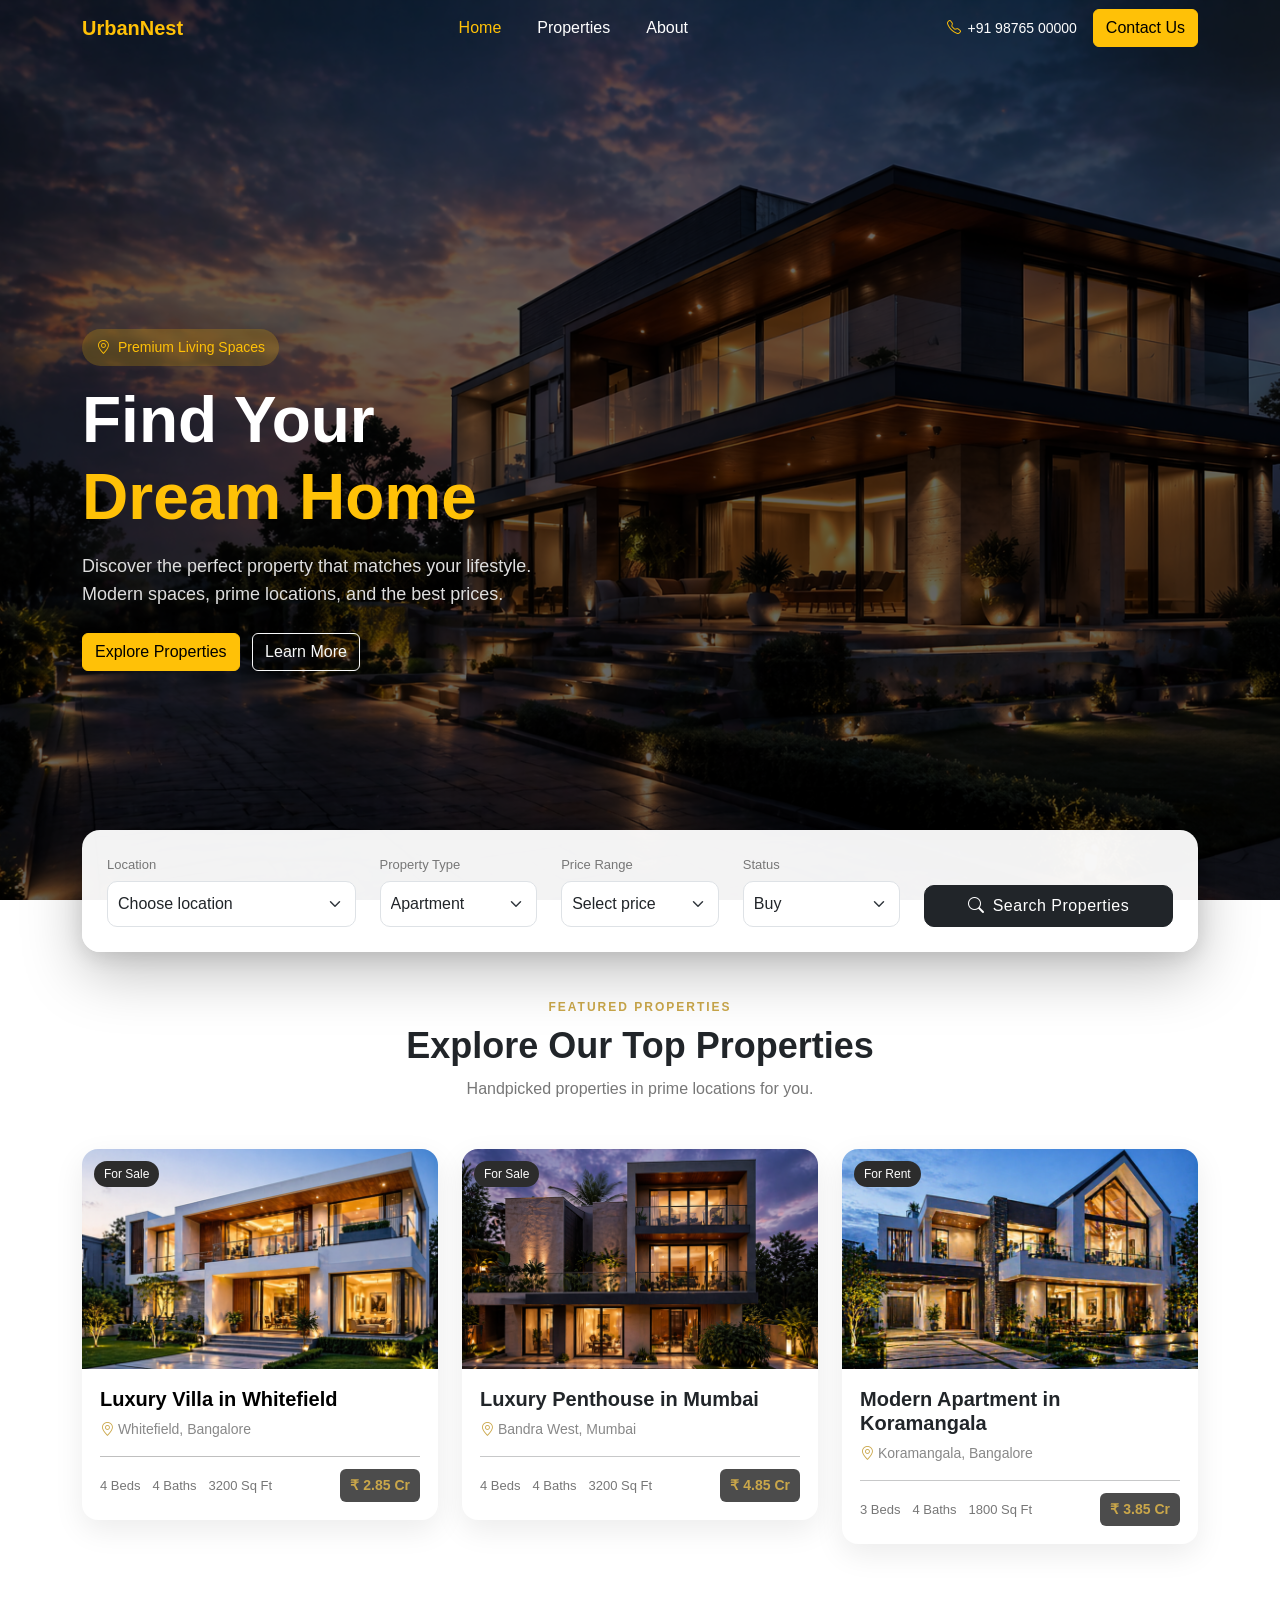
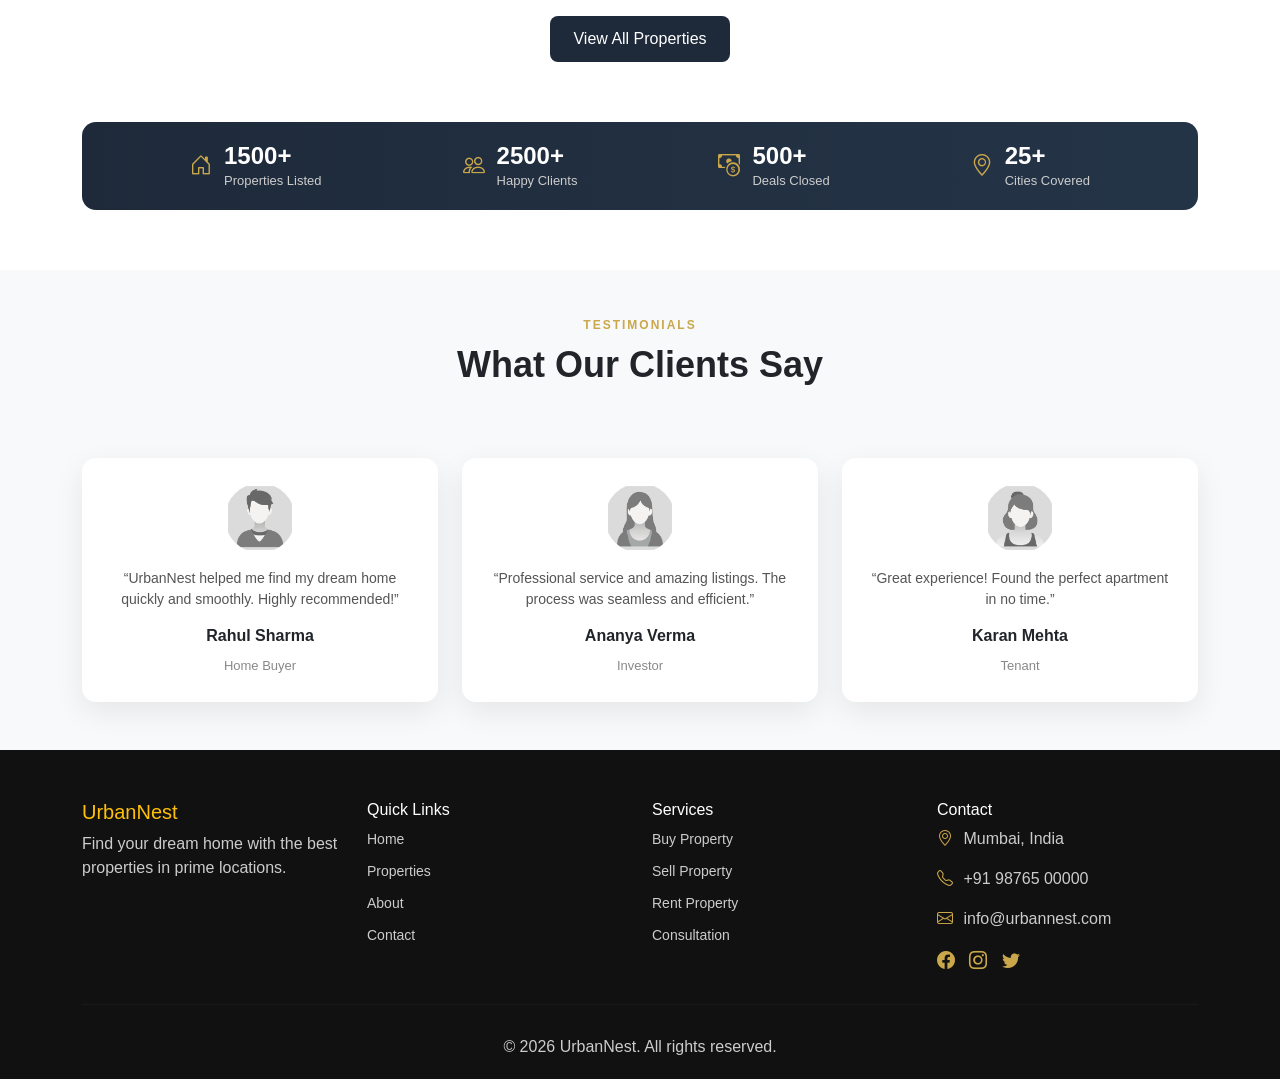
<file: index.html>
<!DOCTYPE html>
<html lang="en">

<head>
  <meta charset="UTF-8">
  <meta name="viewport" content="width=device-width, initial-scale=1.0">
  <title>UrbanNest</title>

  <!-- Bootstrap CSS -->
  <link href="https://cdn.jsdelivr.net/npm/bootstrap@5.3.0/dist/css/bootstrap.min.css" rel="stylesheet">

  <!-- Bootstrap Icons -->
  <link rel="stylesheet" href="https://cdn.jsdelivr.net/npm/bootstrap-icons@1.10.5/font/bootstrap-icons.css">

  <!-- Custom CSS -->
  <link rel="stylesheet" href="assets/css/style.css">
</head>

<body>
  <!-- Nav Bar -->
  <nav class="navbar navbar-expand-lg navbar-dark position-absolute w-100">
    <div class="container">

      <!-- Logo -->
      <a class="navbar-brand fw-bold text-warning" href="#">
        UrbanNest
      </a>

      <!-- Toggle -->
      <button class="navbar-toggler" data-bs-toggle="collapse" data-bs-target="#navMenu">
        <span class="navbar-toggler-icon"></span>
      </button>

      <!-- Menu -->
      <div class="collapse navbar-collapse" id="navMenu">

        <ul class="navbar-nav mx-auto">
          <li class="nav-item">
            <a class="nav-link active text-warning" href="#">Home</a>
          </li>
          <li class="nav-item">
            <a class="nav-link text-white" href="properties.html">Properties</a>
          </li>
          <li class="nav-item">
            <a class="nav-link text-white" href="about.html">About</a>
          </li>
        </ul>

        <!-- Right Button -->
        <div class="d-flex align-items-center gap-3">

          <!-- Phone -->
          <div class="nav-phone">
            <i class="bi bi-telephone"></i>
            +91 98765 00000
          </div>

          <!-- Button -->
          <a href="contact.html" class="btn btn-warning">
            Contact Us
          </a>

        </div>

      </div>

    </div>
  </nav>

  <!-- Hero section -->

  <section class="hero d-flex align-items-center text-white">

    <div class="container">

      <!-- Tag -->
      <div class="hero-badge mb-3">
        <i class="bi bi-geo-alt"></i>
        Premium Living Spaces
      </div>

      <!-- Heading -->
      <h1 class="display-3 fw-bold">
        Find Your <br>
        <span class="text-warning">Dream Home</span>
      </h1>

      <!-- Subtext -->
      <p class="hero-subtitle mt-3">
        Discover the perfect property that matches your lifestyle.<br>
        Modern spaces, prime locations, and the best prices.
      </p>

      <!-- Buttons -->
      <div class="mt-4">
        <a href="properties.html" class="btn btn-warning me-2">Explore Properties</a>
        <a href="about.html" class="btn btn-outline-light">Learn More</a>
      </div>

    </div>

  </section>

  <!-- Search bar -->
  <div class="container search-box">

    <div class="search-wrapper">

      <div class="row g-4">

        <!-- Location -->
        <div class="col-md-3">
          <div class="search-group">
            <label>Location</label>
            <select class="form-select">
              <option>Choose location</option>
            </select>
          </div>
        </div>

        <!-- Property Type -->
        <div class="col-md-2">
          <div class="search-group">
            <label>Property Type</label>
            <select class="form-select">
              <option>Apartment</option>
              <option>Villa</option>
            </select>
          </div>
        </div>

        <!-- Price -->
        <div class="col-md-2">
          <div class="search-group">
            <label>Price Range</label>
            <select class="form-select">
              <option>Select price</option>
            </select>
          </div>
        </div>

        <!-- Status -->
        <div class="col-md-2">
          <div class="search-group">
            <label>Status</label>
            <select class="form-select">
              <option>Buy</option>
              <option>Rent</option>
            </select>
          </div>
        </div>

        <!-- Button -->
        <div class="col-md-3 d-flex align-items-end">
          <button class="btn btn-dark w-100 search-btn">
            <i class="bi bi-search"></i> Search Properties
          </button>
        </div>

      </div>

    </div>

  </div>

  <!-- Featured properties -->

  <section class="properties py-5">

    <div class="container">

      <!-- Section Heading -->
      <div class="text-center mb-5">

        <h6 class="section-subtitle">FEATURED PROPERTIES</h6>

        <h2 class="section-title">
          Explore Our Top Properties
        </h2>

        <p class="section-desc">
          Handpicked properties in prime locations for you.
        </p>

      </div>

      <div class="row g-4">

        <!-- Card 1 -->
        <div class="col-md-4">
          <a href="properties-details/property-details_p1.html">
            <div class="property-card">

              <!-- Image -->
              <div class="property-img">
                <img src="assets/images/p1.png">

                <span class="tag">For Sale</span>
              </div>

              <!-- Content -->
              <div class="property-content">

                <h5>Luxury Villa in Whitefield</h5>

                <p class="location">
                  <i class="bi bi-geo-alt"></i>
                  Whitefield, Bangalore
                </p>

                <hr>

                <div class="property-info">
                  <span>4 Beds</span>
                  <span>4 Baths</span>
                  <span>3200 Sq Ft</span>

                  <span class="price">₹ 2.85 Cr</span>
                </div>

              </div>

            </div>
          </a>
        </div>

        <!-- Card 2 -->
        <div class="col-md-4">
          <div class="property-card">

            <!-- Image -->
            <div class="property-img">
              <img src="assets/images/p4.png">

              <span class="tag">For Sale</span>
            </div>

            <!-- Content -->
            <div class="property-content">

              <h5>Luxury Penthouse in Mumbai</h5>

              <p class="location">
                <i class="bi bi-geo-alt"></i>
                Bandra West, Mumbai
              </p>

              <hr>

              <div class="property-info">
                <span>4 Beds</span>
                <span>4 Baths</span>
                <span>3200 Sq Ft</span>

                <span class="price">₹ 4.85 Cr</span>
              </div>

            </div>

          </div>
        </div>

        <!-- Card 3 -->
        <div class="col-md-4">
          <div class="property-card">

            <!-- Image -->
            <div class="property-img">
              <img src="assets/images/p3.png">

              <span class="tag">For Rent</span>
            </div>

            <!-- Content -->
            <div class="property-content">

              <h5>Modern Apartment in Koramangala</h5>

              <p class="location">
                <i class="bi bi-geo-alt"></i>
                Koramangala, Bangalore
              </p>

              <hr>

              <div class="property-info">
                <span>3 Beds</span>
                <span>4 Baths</span>
                <span>1800 Sq Ft</span>

                <span class="price">₹ 3.85 Cr</span>
              </div>

            </div>

          </div>
        </div>


        <!-- Duplicate this card for more -->

      </div>

    </div>

  </section>

  <div class="text-center mt-4 mb-5">
    <a href="properties.html" class="btn view-all-btn">
      View All Properties
    </a>
  </div>

  <!-- Stats section -->
  <section class="stats-section">

    <div class="container">

      <div class="stats-box">

        <div class="stats-wrapper">

          <!-- 1 -->
          <div class="stat-item">
            <i class="bi bi-house-door"></i>
            <div>
              <h4>1500+</h4>
              <p>Properties Listed</p>
            </div>
          </div>

          <!-- 2 -->
          <div class="stat-item">
            <i class="bi bi-people"></i>
            <div>
              <h4>2500+</h4>
              <p>Happy Clients</p>
            </div>
          </div>

          <!-- 3 -->
          <div class="stat-item">
            <i class="bi bi-cash-coin"></i>
            <div>
              <h4>500+</h4>
              <p>Deals Closed</p>
            </div>
          </div>

          <!-- 4 -->
          <div class="stat-item">
            <i class="bi bi-geo-alt"></i>
            <div>
              <h4>25+</h4>
              <p>Cities Covered</p>
            </div>
          </div>

        </div>

      </div>

    </div>

  </section>

  <!-- TESTIMONIALS -->
  <section class="testimonials py-5">

    <div class="container text-center">

      <!-- Heading -->
      <h6 class="section-subtitle">TESTIMONIALS</h6>
      <h2 class="section-title">What Our Clients Say</h2>

      <div class="row mt-5 g-4">

        <!-- 1 -->
        <div class="col-md-4">
          <div class="testimonial-card">

            <img src="assets/images/user1.jpg" class="user-img">

            <p>
              “UrbanNest helped me find my dream home quickly and smoothly. Highly recommended!”
            </p>

            <h6>Rahul Sharma</h6>
            <span>Home Buyer</span>

          </div>
        </div>

        <!-- 2 -->
        <div class="col-md-4">
          <div class="testimonial-card">

            <img src="assets/images/user2.jpg" class="user-img">

            <p>
              “Professional service and amazing listings. The process was seamless and efficient.”
            </p>

            <h6>Ananya Verma</h6>
            <span>Investor</span>

          </div>
        </div>

        <!-- 3 -->
        <div class="col-md-4">
          <div class="testimonial-card">

            <img src="assets/images/user3.jpg" class="user-img">

            <p>
              “Great experience! Found the perfect apartment in no time.”
            </p>

            <h6>Karan Mehta</h6>
            <span>Tenant</span>

          </div>
        </div>

      </div>

    </div>

  </section>
  <!-- Footer -->

  <footer class="footer">

    <div class="container">

      <div class="row gy-4">

        <!-- Brand -->
        <div class="col-md-3">
          <h5 class="text-warning">UrbanNest</h5>
          <p>
            Find your dream home with the best properties in prime locations.
          </p>
        </div>

        <!-- Links -->
        <div class="col-md-3">
          <h6>Quick Links</h6>
          <ul class="footer-links">
            <li><a href="#">Home</a></li>
            <li><a href="#">Properties</a></li>
            <li><a href="#">About</a></li>
            <li><a href="#">Contact</a></li>
          </ul>
        </div>

        <!-- Services -->
        <div class="col-md-3">
          <h6>Services</h6>
          <ul class="footer-links">
            <li><a href="#">Buy Property</a></li>
            <li><a href="#">Sell Property</a></li>
            <li><a href="#">Rent Property</a></li>
            <li><a href="#">Consultation</a></li>
          </ul>
        </div>

        <!-- Contact -->
        <div class="col-md-3">
          <h6>Contact</h6>
          <p><i class="bi bi-geo-alt"></i> Mumbai, India</p>
          <p><i class="bi bi-telephone"></i> +91 98765 00000</p>
          <p><i class="bi bi-envelope"></i> info@urbannest.com</p>

          <!-- Social -->
          <div class="social-icons mt-2">
            <i class="bi bi-facebook"></i>
            <i class="bi bi-instagram"></i>
            <i class="bi bi-twitter"></i>
          </div>
        </div>

      </div>

      <hr>

      <!-- Bottom -->
      <div class="text-center">
        <p class="mb-0">© 2026 UrbanNest. All rights reserved.</p>
      </div>

    </div>

  </footer>

  <!-- Bootstrap JS -->
  <script src="https://cdn.jsdelivr.net/npm/bootstrap@5.3.0/dist/js/bootstrap.bundle.min.js"></script>

</body>

</html>
</file>
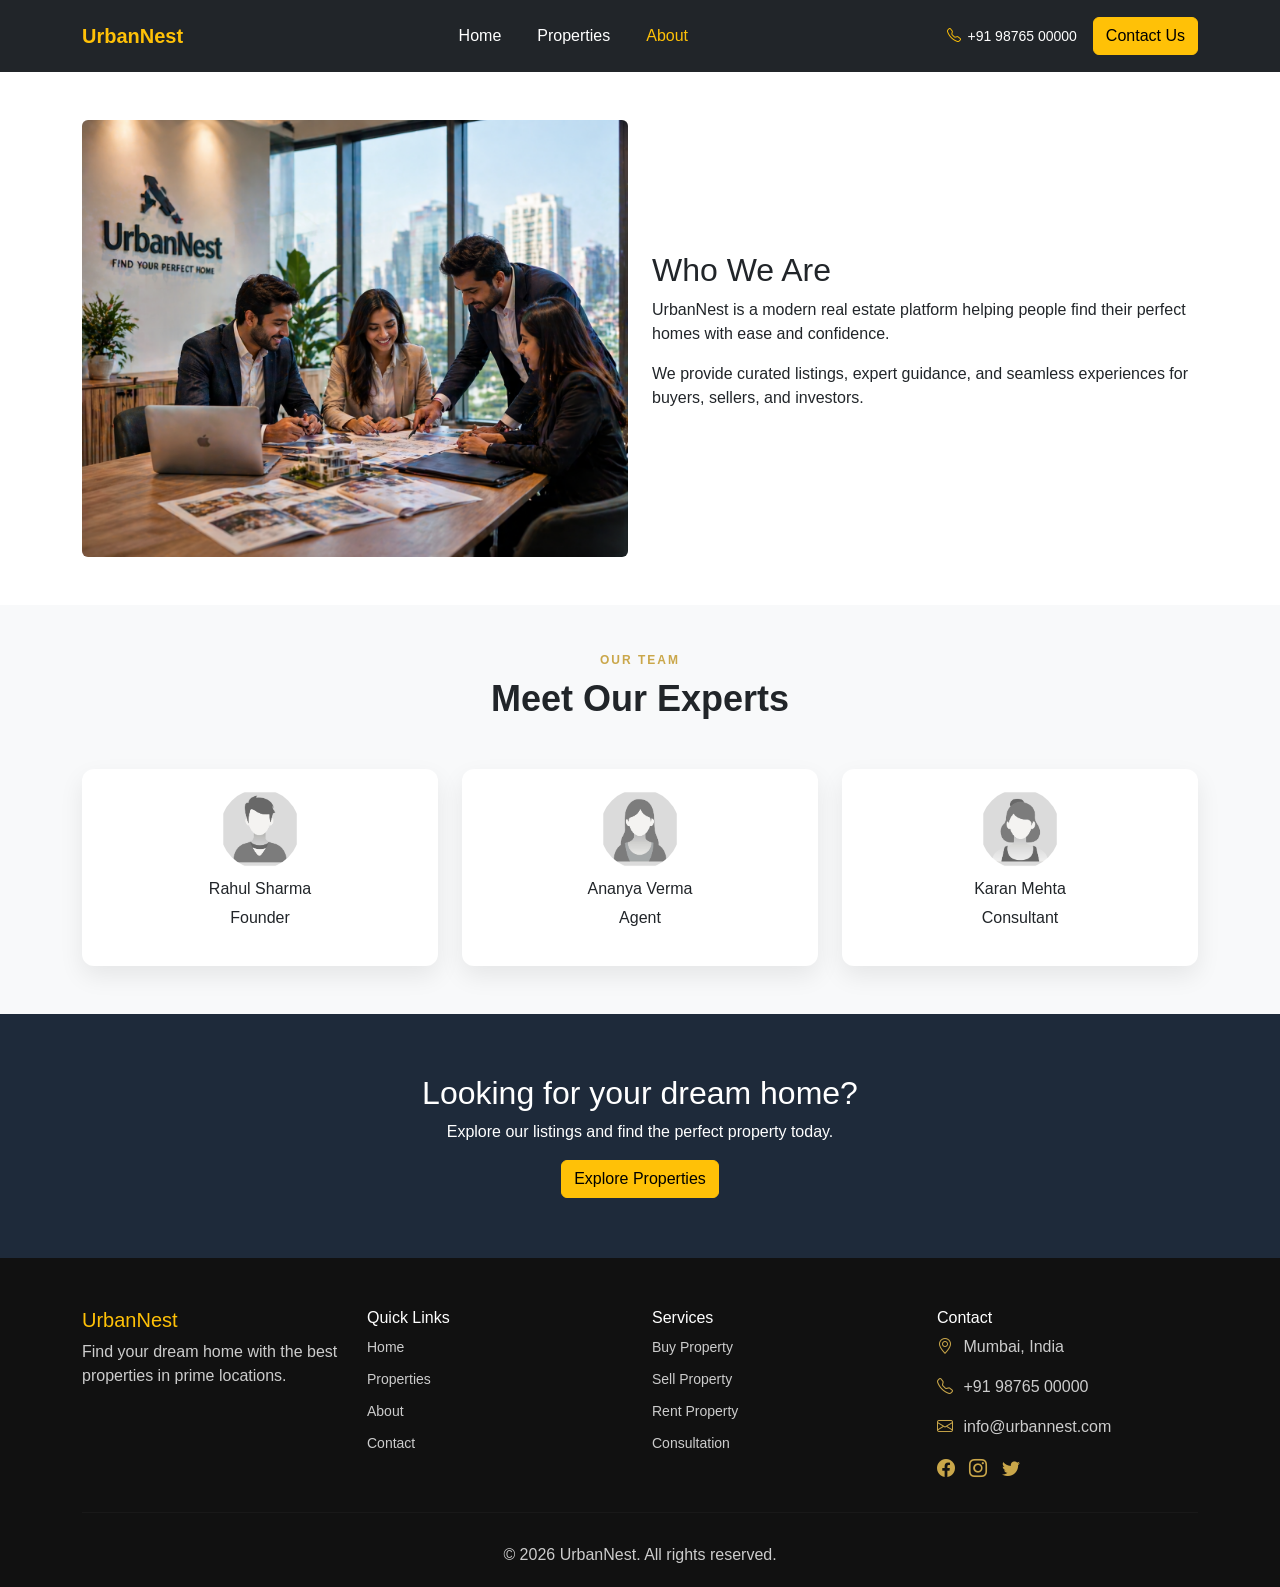
<file: about.html>
<!DOCTYPE html>
<html lang="en">

<head>
    <meta charset="UTF-8">
    <meta name="viewport" content="width=device-width, initial-scale=1.0">
    <title>About - UrbanNest</title>

    <link href="https://cdn.jsdelivr.net/npm/bootstrap@5.3.0/dist/css/bootstrap.min.css" rel="stylesheet">
    <link rel="stylesheet" href="assets/css/style.css">
    <link rel="stylesheet" href="https://cdn.jsdelivr.net/npm/bootstrap-icons@1.10.5/font/bootstrap-icons.css">
</head>

<body>

    <!-- Navbar -->
    <nav class="navbar navbar-expand-lg navbar-dark bg-dark py-3">
        <div class="container">

            <a class="navbar-brand fw-bold text-warning" href="#">
                UrbanNest
            </a>

            <button class="navbar-toggler" data-bs-toggle="collapse" data-bs-target="#navMenu">
                <span class="navbar-toggler-icon"></span>
            </button>

            <div class="collapse navbar-collapse" id="navMenu">

                <ul class="navbar-nav mx-auto">
                    <li class="nav-item">
                        <a class="nav-link text-white" href="index.html">Home</a>
                    </li>
                    <li class="nav-item">
                        <a class="nav-link text-white" href="properties.html">Properties</a>
                    </li>
                    <li class="nav-item">
                        <a class="nav-link active text-warning" href="#">About</a>
                    </li>
                </ul>

                <div class="d-flex align-items-center gap-3">

                    <div class="nav-phone text-white">
                        <i class="bi bi-telephone text-warning"></i>
                        +91 98765 00000
                    </div>

                    <a href="contact.html" class="btn btn-warning">
                        Contact Us
                    </a>

                </div>

            </div>

        </div>
    </nav>

    <section class="py-5">

        <div class="container">

            <div class="row align-items-center">

                <!-- Image -->
                <div class="col-md-6">
                    <img src="assets/images/who_we_are.png" class="img-fluid rounded">
                </div>

                <!-- Text -->
                <div class="col-md-6">

                    <h2>Who We Are</h2>

                    <p>
                        UrbanNest is a modern real estate platform helping people find
                        their perfect homes with ease and confidence.
                    </p>

                    <p>
                        We provide curated listings, expert guidance, and seamless
                        experiences for buyers, sellers, and investors.
                    </p>

                </div>

            </div>

        </div>

    </section>

    <section class="py-5 bg-light">

        <div class="container text-center">

            <h6 class="section-subtitle">OUR TEAM</h6>
            <h2 class="section-title">Meet Our Experts</h2>

            <div class="row mt-4 g-4">

                <div class="col-md-4">
                    <div class="team-card">
                        <img src="assets/images/user1.jpg">
                        <h6>Rahul Sharma</h6>
                        <p>Founder</p>
                    </div>
                </div>

                <div class="col-md-4">
                    <div class="team-card">
                        <img src="assets/images/user2.jpg">
                        <h6>Ananya Verma</h6>
                        <p>Agent</p>
                    </div>
                </div>

                <div class="col-md-4">
                    <div class="team-card">
                        <img src="assets/images/user3.jpg">
                        <h6>Karan Mehta</h6>
                        <p>Consultant</p>
                    </div>
                </div>

            </div>

        </div>

    </section>

    <section class="cta-section text-center">

        <div class="container">

            <h2>Looking for your dream home?</h2>
            <p>Explore our listings and find the perfect property today.</p>

            <a href="properties.html" class="btn btn-warning">
                Explore Properties
            </a>

        </div>

    </section>

    <footer class="footer">

        <div class="container">

            <div class="row gy-4">

                <!-- Brand -->
                <div class="col-md-3">
                    <h5 class="text-warning">UrbanNest</h5>
                    <p>
                        Find your dream home with the best properties in prime locations.
                    </p>
                </div>

                <!-- Links -->
                <div class="col-md-3">
                    <h6>Quick Links</h6>
                    <ul class="footer-links">
                        <li><a href="#">Home</a></li>
                        <li><a href="#">Properties</a></li>
                        <li><a href="#">About</a></li>
                        <li><a href="#">Contact</a></li>
                    </ul>
                </div>

                <!-- Services -->
                <div class="col-md-3">
                    <h6>Services</h6>
                    <ul class="footer-links">
                        <li><a href="#">Buy Property</a></li>
                        <li><a href="#">Sell Property</a></li>
                        <li><a href="#">Rent Property</a></li>
                        <li><a href="#">Consultation</a></li>
                    </ul>
                </div>

                <!-- Contact -->
                <div class="col-md-3">
                    <h6>Contact</h6>
                    <p><i class="bi bi-geo-alt"></i> Mumbai, India</p>
                    <p><i class="bi bi-telephone"></i> +91 98765 00000</p>
                    <p><i class="bi bi-envelope"></i> info@urbannest.com</p>

                    <!-- Social -->
                    <div class="social-icons mt-2">
                        <i class="bi bi-facebook"></i>
                        <i class="bi bi-instagram"></i>
                        <i class="bi bi-twitter"></i>
                    </div>
                </div>

            </div>

            <hr>

            <!-- Bottom -->
            <div class="text-center">
                <p class="mb-0">© 2026 UrbanNest. All rights reserved.</p>
            </div>

        </div>

    </footer>
</body>

</html>
</file>
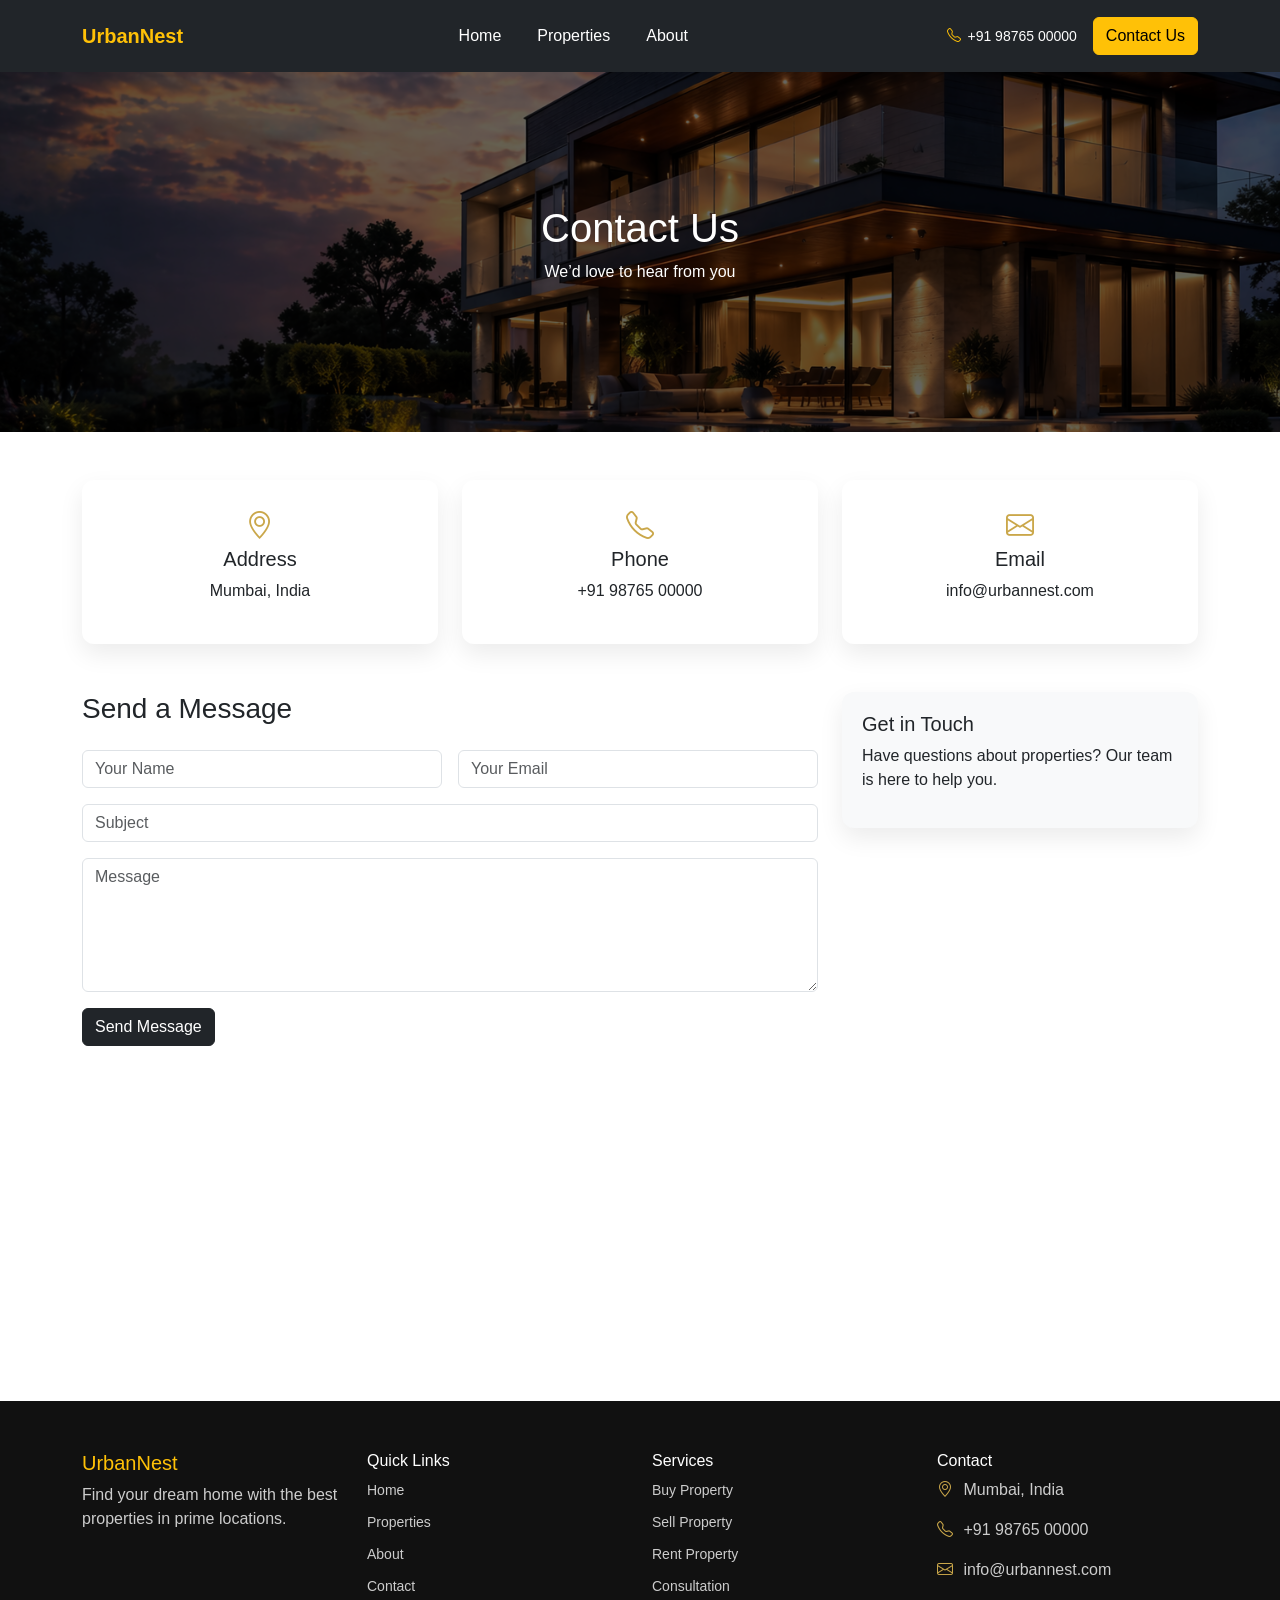
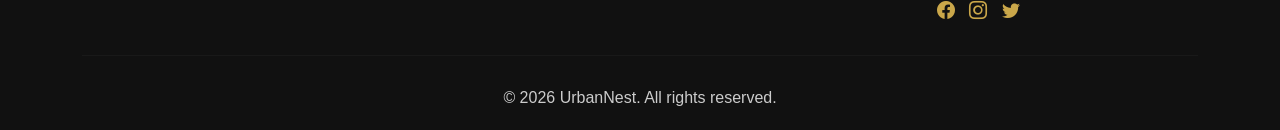
<file: contact.html>
<!DOCTYPE html>
<html lang="en">

<head>
    <meta charset="UTF-8">
    <meta name="viewport" content="width=device-width, initial-scale=1.0">
    <title>Contact - UrbanNest</title>

    <link href="https://cdn.jsdelivr.net/npm/bootstrap@5.3.0/dist/css/bootstrap.min.css" rel="stylesheet">
    <link rel="stylesheet" href="assets/css/style.css">
    <link rel="stylesheet" href="https://cdn.jsdelivr.net/npm/bootstrap-icons@1.10.5/font/bootstrap-icons.css">
</head>

<body>

    <!-- Navbar -->
    <nav class="navbar navbar-expand-lg navbar-dark bg-dark py-3">
        <div class="container">

            <a class="navbar-brand fw-bold text-warning" href="#">
                UrbanNest
            </a>

            <button class="navbar-toggler" data-bs-toggle="collapse" data-bs-target="#navMenu">
                <span class="navbar-toggler-icon"></span>
            </button>

            <div class="collapse navbar-collapse" id="navMenu">

                <ul class="navbar-nav mx-auto">
                    <li class="nav-item">
                        <a class="nav-link text-white" href="index.html">Home</a>
                    </li>
                    <li class="nav-item">
                        <a class="nav-link  text-white" href="properties.html">Properties</a>
                    </li>
                    <li class="nav-item">
                        <a class="nav-link text-white" href="#">About</a>
                    </li>
                </ul>

                <div class="d-flex align-items-center gap-3">

                    <div class="nav-phone text-white">
                        <i class="bi bi-telephone text-warning"></i>
                        +91 98765 00000
                    </div>

                    <a href="contact.html" class="btn btn-warning">
                        Contact Us
                    </a>

                </div>

            </div>

        </div>
    </nav>

    <section class="contact-hero">

        <div class="container text-center text-white">
            <h1>Contact Us</h1>
            <p>We’d love to hear from you</p>
        </div>

    </section>

    <section class="py-5">

        <div class="container">

            <div class="row text-center g-4">

                <div class="col-md-4">
                    <div class="contact-card">
                        <i class="bi bi-geo-alt"></i>
                        <h5>Address</h5>
                        <p>Mumbai, India</p>
                    </div>
                </div>

                <div class="col-md-4">
                    <div class="contact-card">
                        <i class="bi bi-telephone"></i>
                        <h5>Phone</h5>
                        <p>+91 98765 00000</p>
                    </div>
                </div>

                <div class="col-md-4">
                    <div class="contact-card">
                        <i class="bi bi-envelope"></i>
                        <h5>Email</h5>
                        <p>info@urbannest.com</p>
                    </div>
                </div>

            </div>

        </div>

    </section>

    <section class="pb-5">

        <div class="container">

            <div class="row">

                <!-- Form -->
                <div class="col-md-8">

                    <h3>Send a Message</h3>

                    <div class="row g-3 mt-2">

                        <div class="col-md-6">
                            <input type="text" class="form-control" placeholder="Your Name">
                        </div>

                        <div class="col-md-6">
                            <input type="email" class="form-control" placeholder="Your Email">
                        </div>

                        <div class="col-12">
                            <input type="text" class="form-control" placeholder="Subject">
                        </div>

                        <div class="col-12">
                            <textarea class="form-control" rows="5" placeholder="Message"></textarea>
                        </div>

                        <div class="col-12">
                            <button class="btn btn-dark">
                                Send Message
                            </button>
                        </div>

                    </div>

                </div>

                <!-- Side Box -->
                <div class="col-md-4">

                    <div class="contact-box">

                        <h5>Get in Touch</h5>

                        <p>
                            Have questions about properties? Our team is here to help you.
                        </p>

                    </div>

                </div>

            </div>

        </div>

    </section>

    <section>

        <iframe src="https://maps.google.com/maps?q=mumbai&t=&z=13&ie=UTF8&iwloc=&output=embed" width="100%"
            height="300" style="border:0;">
        </iframe>

    </section>

    <footer class="footer">

        <div class="container">

            <div class="row gy-4">

                <!-- Brand -->
                <div class="col-md-3">
                    <h5 class="text-warning">UrbanNest</h5>
                    <p>
                        Find your dream home with the best properties in prime locations.
                    </p>
                </div>

                <!-- Links -->
                <div class="col-md-3">
                    <h6>Quick Links</h6>
                    <ul class="footer-links">
                        <li><a href="#">Home</a></li>
                        <li><a href="#">Properties</a></li>
                        <li><a href="#">About</a></li>
                        <li><a href="#">Contact</a></li>
                    </ul>
                </div>

                <!-- Services -->
                <div class="col-md-3">
                    <h6>Services</h6>
                    <ul class="footer-links">
                        <li><a href="#">Buy Property</a></li>
                        <li><a href="#">Sell Property</a></li>
                        <li><a href="#">Rent Property</a></li>
                        <li><a href="#">Consultation</a></li>
                    </ul>
                </div>

                <!-- Contact -->
                <div class="col-md-3">
                    <h6>Contact</h6>
                    <p><i class="bi bi-geo-alt"></i> Mumbai, India</p>
                    <p><i class="bi bi-telephone"></i> +91 98765 00000</p>
                    <p><i class="bi bi-envelope"></i> info@urbannest.com</p>

                    <!-- Social -->
                    <div class="social-icons mt-2">
                        <i class="bi bi-facebook"></i>
                        <i class="bi bi-instagram"></i>
                        <i class="bi bi-twitter"></i>
                    </div>
                </div>

            </div>

            <hr>

            <!-- Bottom -->
            <div class="text-center">
                <p class="mb-0">© 2026 UrbanNest. All rights reserved.</p>
            </div>

        </div>

    </footer>

</body>

</html>
</file>
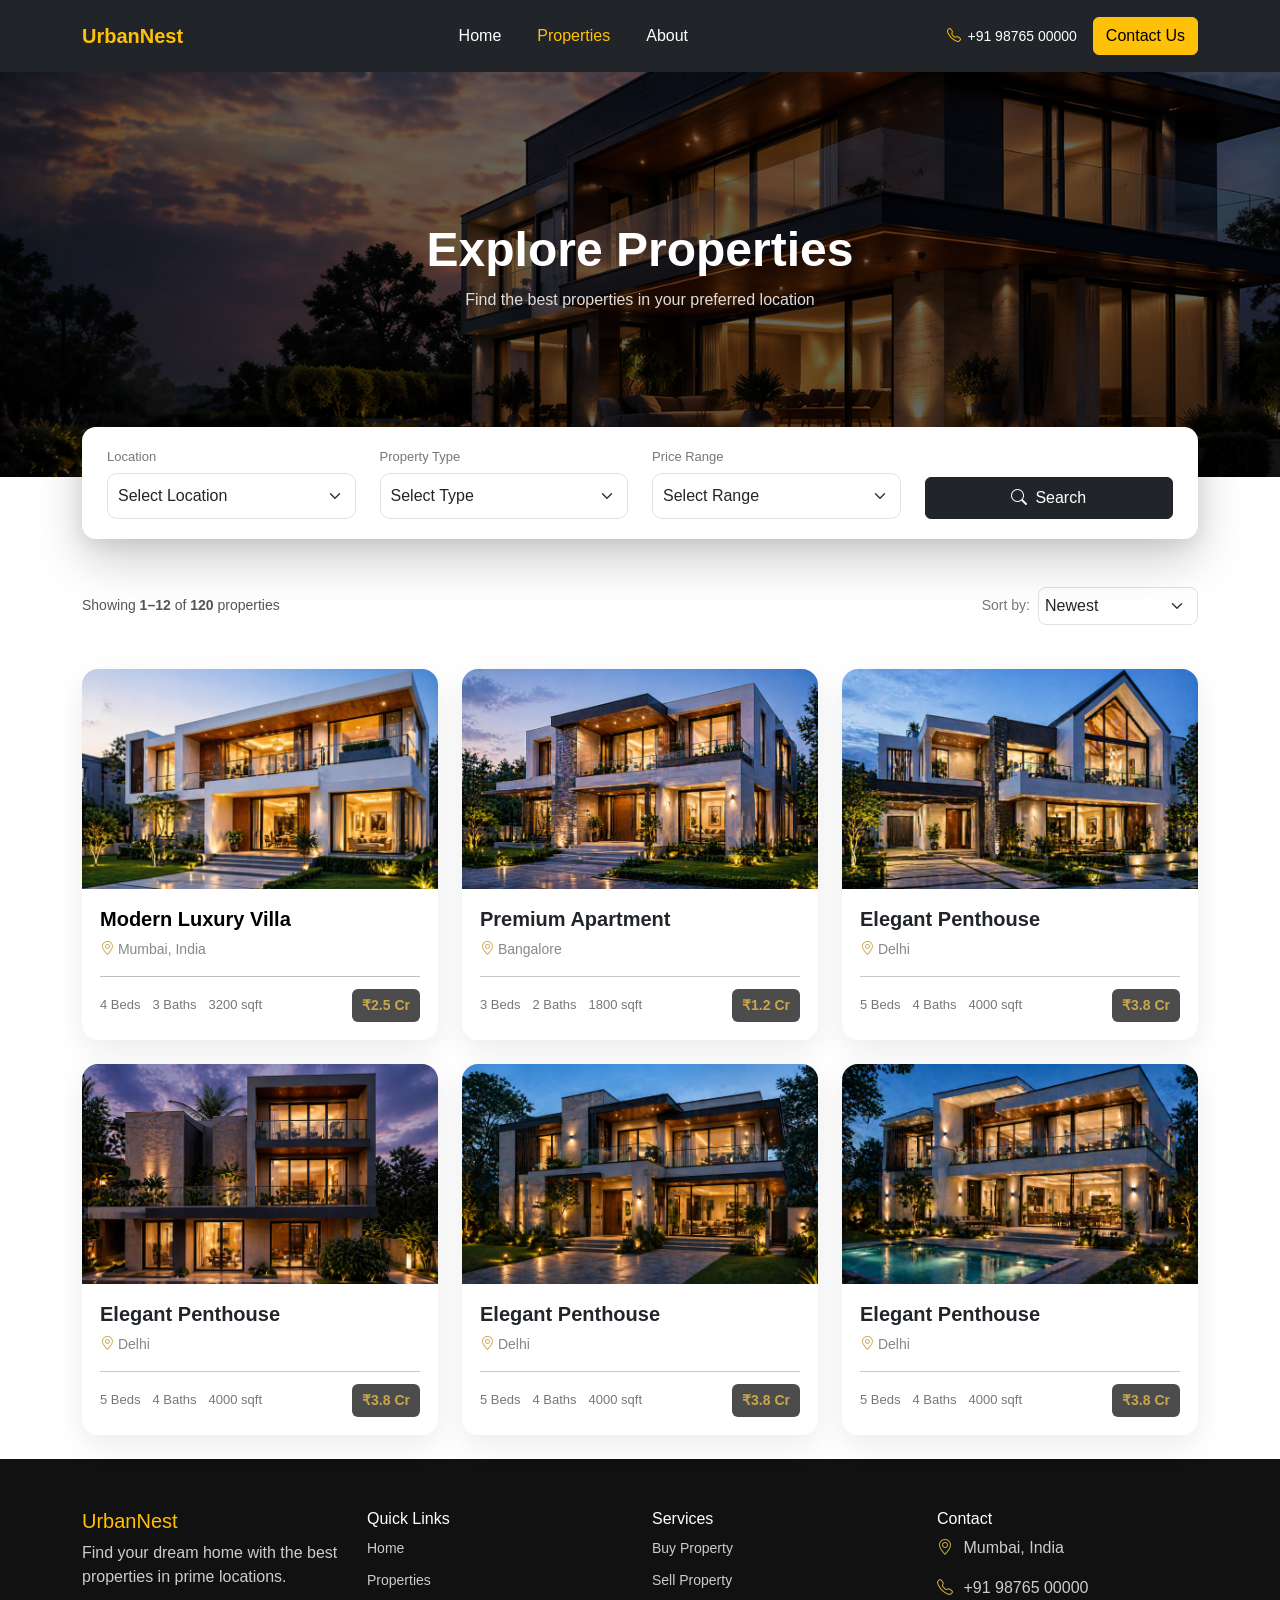
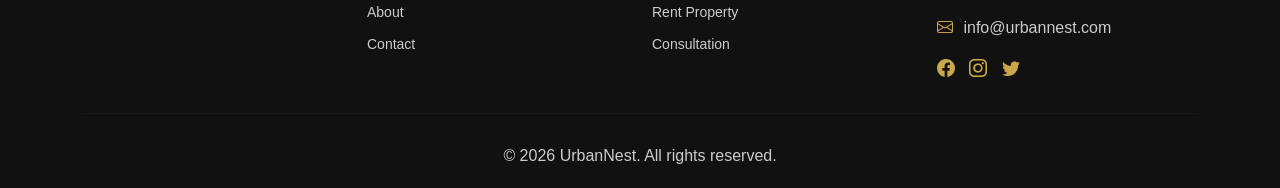
<file: properties.html>
<!DOCTYPE html>
<html lang="en">

<head>
    <meta charset="UTF-8">
    <meta name="viewport" content="width=device-width, initial-scale=1.0">
    <title>Explore Properties - UrbanNest</title>

    <!-- Bootstrap -->
    <link href="https://cdn.jsdelivr.net/npm/bootstrap@5.3.0/dist/css/bootstrap.min.css" rel="stylesheet">

    <!-- Icons -->
    <link rel="stylesheet" href="https://cdn.jsdelivr.net/npm/bootstrap-icons@1.10.5/font/bootstrap-icons.css">

    <!-- CSS -->
    <link rel="stylesheet" href="assets/css/style.css">
</head>

<body>

    <!-- Navbar -->
    <nav class="navbar navbar-expand-lg navbar-dark bg-dark py-3">
        <div class="container">

            <a class="navbar-brand fw-bold text-warning" href="#">
                UrbanNest
            </a>

            <button class="navbar-toggler" data-bs-toggle="collapse" data-bs-target="#navMenu">
                <span class="navbar-toggler-icon"></span>
            </button>

            <div class="collapse navbar-collapse" id="navMenu">

                <ul class="navbar-nav mx-auto">
                    <li class="nav-item">
                        <a class="nav-link text-white" href="index.html">Home</a>
                    </li>
                    <li class="nav-item">
                        <a class="nav-link active text-warning" href="#">Properties</a>
                    </li>
                    <li class="nav-item">
                        <a class="nav-link text-white" href="about.html">About</a>
                    </li>
                </ul>

                <div class="d-flex align-items-center gap-3">

                    <div class="nav-phone text-white">
                        <i class="bi bi-telephone text-warning"></i>
                        +91 98765 00000
                    </div>

                    <a href="contact.html" class="btn btn-warning">
                        Contact Us
                    </a>

                </div>

            </div>

        </div>
    </nav>


    <!-- Hero Banner -->
    <section class="properties-hero">

        <div class="container text-center text-white">

            <h1>Explore Properties</h1>

            <p>
                Find the best properties in your preferred location
            </p>

        </div>

    </section>

    <!-- Filter Bar -->
    <div class="container filter-wrapper">

        <div class="filter-box">

            <div class="row g-4 align-items-end">

                <!-- Location -->
                <div class="col-md-3">
                    <div class="filter-group">
                        <label>Location</label>
                        <select class="form-select">
                            <option>Select Location</option>
                        </select>
                    </div>
                </div>

                <!-- Property Type -->
                <div class="col-md-3">
                    <div class="filter-group">
                        <label>Property Type</label>
                        <select class="form-select">
                            <option>Select Type</option>
                        </select>
                    </div>
                </div>

                <!-- Price -->
                <div class="col-md-3">
                    <div class="filter-group">
                        <label>Price Range</label>
                        <select class="form-select">
                            <option>Select Range</option>
                        </select>
                    </div>
                </div>

                <!-- Button -->
                <div class="col-md-3">
                    <button class="btn btn-dark w-100 filter-btn">
                        <i class="bi bi-search"></i> Search
                    </button>
                </div>

            </div>

        </div>

    </div>

    <!-- Properties Section -->
    <div class="container mt-5">

        <div class="d-flex justify-content-between align-items-center flex-wrap gap-3">

            <!-- Left -->
            <div class="results-text">
                Showing <strong>1–12</strong> of <strong>120</strong> properties
            </div>

            <!-- Right -->
            <div class="sort-box d-flex align-items-center gap-2">

                <span>Sort by:</span>

                <select class="form-select sort-select">
                    <option>Newest</option>
                    <option>Price: Low to High</option>
                    <option>Price: High to Low</option>
                </select>

            </div>

        </div>

    </div>

    <section class="properties-list py-4">

        <div class="container">

            <div class="row g-4">

                <!-- Card 1 -->

                <div class="col-md-4">
                    <a href="properties-details/property-details_p1.html">
                        <div class="property-card">

                            <div class="property-img">
                                <img src="assets/images/p1.png">
                            </div>

                            <div class="property-content">
                                <h5>Modern Luxury Villa</h5>

                                <p class="location">
                                    <i class="bi bi-geo-alt"></i> Mumbai, India
                                </p>

                                <hr>

                                <div class="property-info">
                                    <span>4 Beds</span>
                                    <span>3 Baths</span>
                                    <span>3200 sqft</span>

                                    <span class="price">₹2.5 Cr</span>
                                </div>

                            </div>

                        </div>
                    </a>
                </div>


                <div class="col-md-4">
                    <div class="property-card">
                        <div class="property-img">
                            <img src="assets/images/p2.png">
                        </div>
                        <div class="property-content">
                            <h5>Premium Apartment</h5>
                            <p class="location">
                                <i class="bi bi-geo-alt"></i> Bangalore
                            </p>
                            <hr>
                            <div class="property-info">
                                <span>3 Beds</span>
                                <span>2 Baths</span>
                                <span>1800 sqft</span>
                                <span class="price">₹1.2 Cr</span>
                            </div>
                        </div>
                    </div>
                </div>

                <div class="col-md-4">
                    <div class="property-card">
                        <div class="property-img">
                            <img src="assets/images/p3.png">
                        </div>
                        <div class="property-content">
                            <h5>Elegant Penthouse</h5>
                            <p class="location">
                                <i class="bi bi-geo-alt"></i> Delhi
                            </p>
                            <hr>
                            <div class="property-info">
                                <span>5 Beds</span>
                                <span>4 Baths</span>
                                <span>4000 sqft</span>
                                <span class="price">₹3.8 Cr</span>
                            </div>
                        </div>
                    </div>
                </div>

                <div class="col-md-4">
                    <div class="property-card">
                        <div class="property-img">
                            <img src="assets/images/p4.png">
                        </div>
                        <div class="property-content">
                            <h5>Elegant Penthouse</h5>
                            <p class="location">
                                <i class="bi bi-geo-alt"></i> Delhi
                            </p>
                            <hr>
                            <div class="property-info">
                                <span>5 Beds</span>
                                <span>4 Baths</span>
                                <span>4000 sqft</span>
                                <span class="price">₹3.8 Cr</span>
                            </div>
                        </div>
                    </div>
                </div>

                <div class="col-md-4">
                    <div class="property-card">
                        <div class="property-img">
                            <img src="assets/images/p5.png">
                        </div>
                        <div class="property-content">
                            <h5>Elegant Penthouse</h5>
                            <p class="location">
                                <i class="bi bi-geo-alt"></i> Delhi
                            </p>
                            <hr>
                            <div class="property-info">
                                <span>5 Beds</span>
                                <span>4 Baths</span>
                                <span>4000 sqft</span>
                                <span class="price">₹3.8 Cr</span>
                            </div>
                        </div>
                    </div>
                </div>

                <div class="col-md-4">
                    <div class="property-card">
                        <div class="property-img">
                            <img src="assets/images/p6.png">
                        </div>
                        <div class="property-content">
                            <h5>Elegant Penthouse</h5>
                            <p class="location">
                                <i class="bi bi-geo-alt"></i> Delhi
                            </p>
                            <hr>
                            <div class="property-info">
                                <span>5 Beds</span>
                                <span>4 Baths</span>
                                <span>4000 sqft</span>
                                <span class="price">₹3.8 Cr</span>
                            </div>
                        </div>
                    </div>
                </div>



            </div>

        </div>

    </section>

    <!-- Footer -->

    <footer class="footer">

        <div class="container">

            <div class="row gy-4">

                <!-- Brand -->
                <div class="col-md-3">
                    <h5 class="text-warning">UrbanNest</h5>
                    <p>
                        Find your dream home with the best properties in prime locations.
                    </p>
                </div>

                <!-- Links -->
                <div class="col-md-3">
                    <h6>Quick Links</h6>
                    <ul class="footer-links">
                        <li><a href="#">Home</a></li>
                        <li><a href="#">Properties</a></li>
                        <li><a href="#">About</a></li>
                        <li><a href="#">Contact</a></li>
                    </ul>
                </div>

                <!-- Services -->
                <div class="col-md-3">
                    <h6>Services</h6>
                    <ul class="footer-links">
                        <li><a href="#">Buy Property</a></li>
                        <li><a href="#">Sell Property</a></li>
                        <li><a href="#">Rent Property</a></li>
                        <li><a href="#">Consultation</a></li>
                    </ul>
                </div>

                <!-- Contact -->
                <div class="col-md-3">
                    <h6>Contact</h6>
                    <p><i class="bi bi-geo-alt"></i> Mumbai, India</p>
                    <p><i class="bi bi-telephone"></i> +91 98765 00000</p>
                    <p><i class="bi bi-envelope"></i> info@urbannest.com</p>

                    <!-- Social -->
                    <div class="social-icons mt-2">
                        <i class="bi bi-facebook"></i>
                        <i class="bi bi-instagram"></i>
                        <i class="bi bi-twitter"></i>
                    </div>
                </div>

            </div>

            <hr>

            <!-- Bottom -->
            <div class="text-center">
                <p class="mb-0">© 2026 UrbanNest. All rights reserved.</p>
            </div>

        </div>

    </footer>



    <script src="https://cdn.jsdelivr.net/npm/bootstrap@5.3.0/dist/js/bootstrap.bundle.min.js"></script>
</body>

</html>
</file>
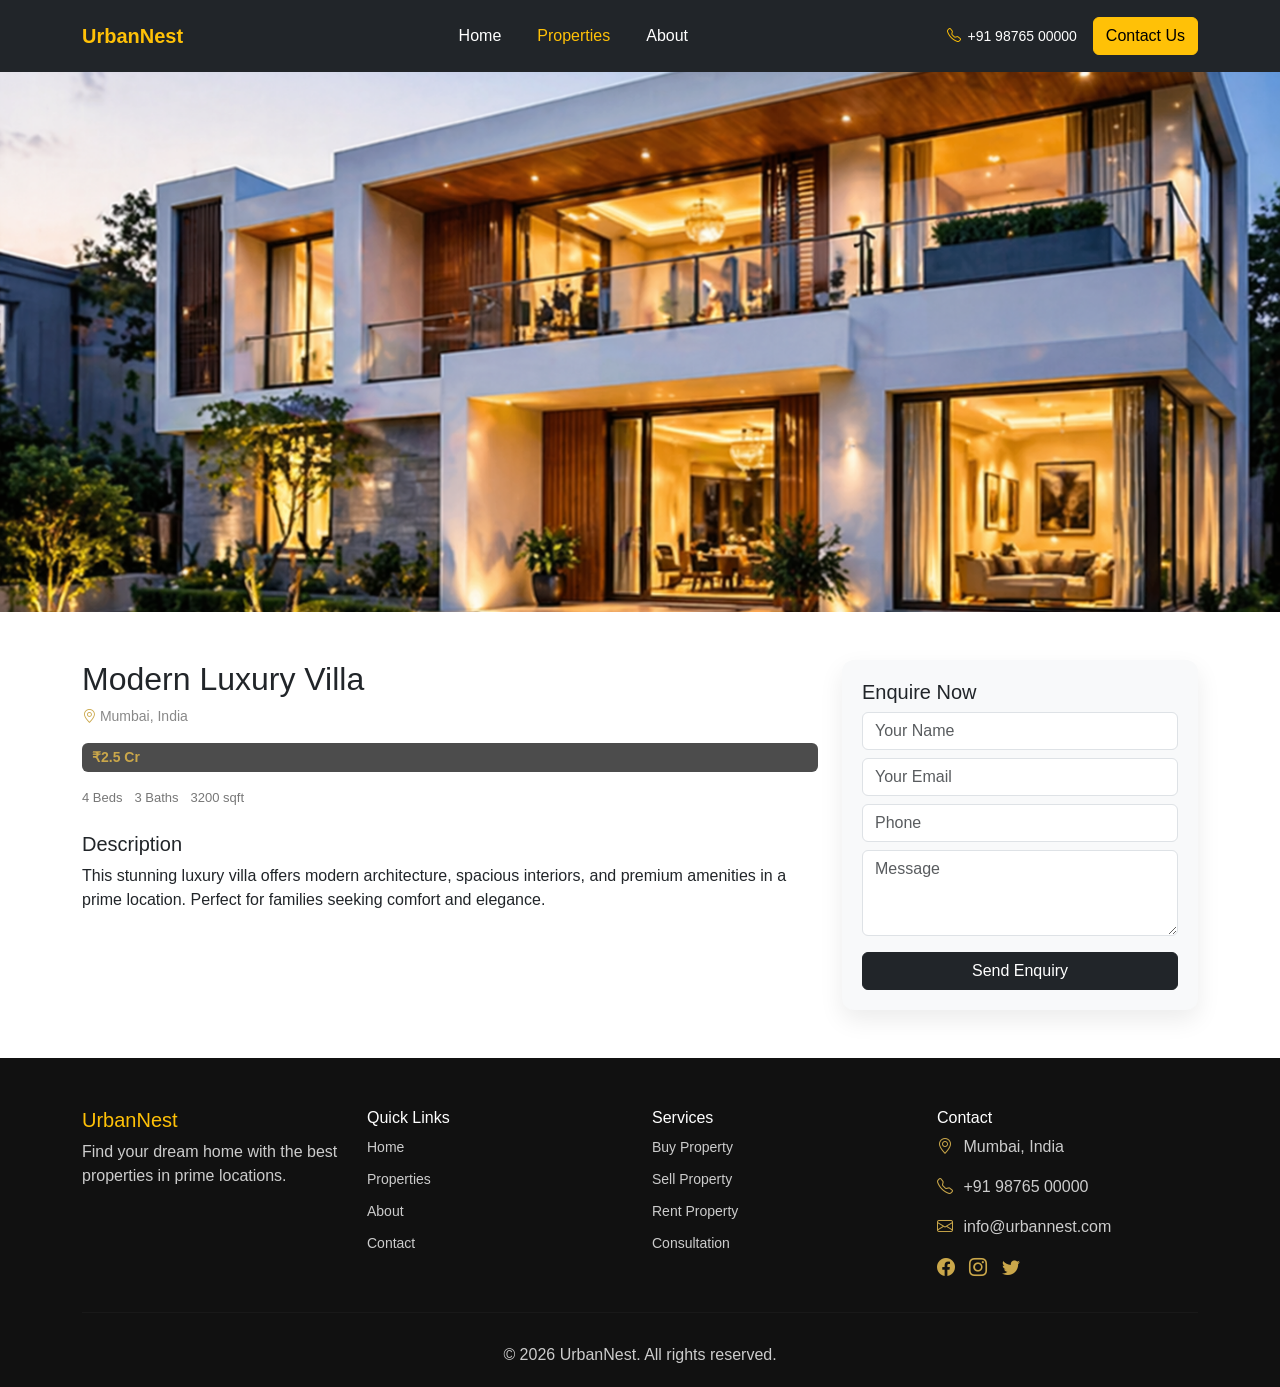
<file: properties-details/property-details_p1.html>
<!DOCTYPE html>
<html lang="en">

<head>
    <meta charset="UTF-8">
    <meta name="viewport" content="width=device-width, initial-scale=1.0">
    <title>Property Details - UrbanNest</title>

    <link href="https://cdn.jsdelivr.net/npm/bootstrap@5.3.0/dist/css/bootstrap.min.css" rel="stylesheet">
    <link rel="stylesheet" href="https://cdn.jsdelivr.net/npm/bootstrap-icons@1.10.5/font/bootstrap-icons.css">
    <link rel="stylesheet" href="../assets/css/style.css">
</head>

<body>

    <!-- Navbar -->
    <nav class="navbar navbar-expand-lg navbar-dark bg-dark py-3">
        <div class="container">

            <a class="navbar-brand fw-bold text-warning" href="#">
                UrbanNest
            </a>

            <button class="navbar-toggler" data-bs-toggle="collapse" data-bs-target="#navMenu">
                <span class="navbar-toggler-icon"></span>
            </button>

            <div class="collapse navbar-collapse" id="navMenu">

                <ul class="navbar-nav mx-auto">
                    <li class="nav-item">
                        <a class="nav-link text-white" href="../index.html">Home</a>
                    </li>
                    <li class="nav-item">
                        <a class="nav-link active text-warning" href="../properties.html">Properties</a>
                    </li>
                    <li class="nav-item">
                        <a class="nav-link text-white" href="../about.html">About</a>
                    </li>
                </ul>

                <div class="d-flex align-items-center gap-3">

                    <div class="nav-phone text-white">
                        <i class="bi bi-telephone text-warning"></i>
                        +91 98765 00000
                    </div>

                    <a href="/contact.html" class="btn btn-warning">
                        Contact Us
                    </a>

                </div>

            </div>

        </div>
    </nav>

    <section class="details-hero">
        <img src="../assets/images/p1.png" alt="">
    </section>

    <section class="py-5">

        <div class="container">

            <div class="row">

                <!-- LEFT CONTENT -->
                <div class="col-md-8">

                    <h2>Modern Luxury Villa</h2>

                    <p class="location">
                        <i class="bi bi-geo-alt"></i> Mumbai, India
                    </p>

                    <h4 class="price mb-3">₹2.5 Cr</h4>

                    <!-- Info -->
                    <div class="property-info mb-4">
                        <span>4 Beds</span>
                        <span>3 Baths</span>
                        <span>3200 sqft</span>
                    </div>

                    <!-- Description -->
                    <h5>Description</h5>
                    <p>
                        This stunning luxury villa offers modern architecture, spacious interiors,
                        and premium amenities in a prime location. Perfect for families seeking
                        comfort and elegance.
                    </p>

                </div>

                <!-- RIGHT SIDE (FORM) -->
                <div class="col-md-4">

                    <div class="contact-box">

                        <h5>Enquire Now</h5>

                        <input type="text" class="form-control mb-2" placeholder="Your Name">
                        <input type="email" class="form-control mb-2" placeholder="Your Email">
                        <input type="text" class="form-control mb-2" placeholder="Phone">

                        <textarea class="form-control mb-3" rows="3" placeholder="Message"></textarea>

                        <button class="btn btn-dark w-100">
                            Send Enquiry
                        </button>

                    </div>

                </div>

            </div>

        </div>

    </section>

    <!-- Footer -->

    <footer class="footer">

        <div class="container">

            <div class="row gy-4">

                <!-- Brand -->
                <div class="col-md-3">
                    <h5 class="text-warning">UrbanNest</h5>
                    <p>
                        Find your dream home with the best properties in prime locations.
                    </p>
                </div>

                <!-- Links -->
                <div class="col-md-3">
                    <h6>Quick Links</h6>
                    <ul class="footer-links">
                        <li><a href="#">Home</a></li>
                        <li><a href="#">Properties</a></li>
                        <li><a href="#">About</a></li>
                        <li><a href="#">Contact</a></li>
                    </ul>
                </div>

                <!-- Services -->
                <div class="col-md-3">
                    <h6>Services</h6>
                    <ul class="footer-links">
                        <li><a href="#">Buy Property</a></li>
                        <li><a href="#">Sell Property</a></li>
                        <li><a href="#">Rent Property</a></li>
                        <li><a href="#">Consultation</a></li>
                    </ul>
                </div>

                <!-- Contact -->
                <div class="col-md-3">
                    <h6>Contact</h6>
                    <p><i class="bi bi-geo-alt"></i> Mumbai, India</p>
                    <p><i class="bi bi-telephone"></i> +91 98765 00000</p>
                    <p><i class="bi bi-envelope"></i> info@urbannest.com</p>

                    <!-- Social -->
                    <div class="social-icons mt-2">
                        <i class="bi bi-facebook"></i>
                        <i class="bi bi-instagram"></i>
                        <i class="bi bi-twitter"></i>
                    </div>
                </div>

            </div>

            <hr>

            <!-- Bottom -->
            <div class="text-center">
                <p class="mb-0">© 2026 UrbanNest. All rights reserved.</p>
            </div>

        </div>

    </footer>

</body>

</html>
</file>
<file: assets/css/style.css>
body {
    font-family: 'Segoe UI', sans-serif;
}

.navbar {
    z-index: 10;
}

.navbar .nav-link {
    margin: 0 10px;
    font-weight: 500;
}

.nav-phone {
    color: #fff;
    font-size: 14px;
    display: flex;
    align-items: center;
    gap: 6px;
}

.nav-phone i {
    color: #ffc107;
    font-size: 14px;
}

.hero {
    height: 100vh;
    background: url('../images/hero.png') center/cover no-repeat;
    position: relative;
    padding-top: 100px;
}

/* Dark overlay */
.hero::before {
    content: "";
    position: absolute;
    width: 100%;
    height: 100%;
    background: rgba(0,0,0,0.6);
    top: 0;
    left: 0;
}

/* Keep content above overlay */
.hero .container {
    position: relative;
    z-index: 2;
}

.hero-badge {
    display: inline-flex;
    align-items: center;
    gap: 8px;
    padding: 8px 14px;
    border-radius: 20px;
    background: rgba(255, 193, 7, 0.2);
    color: #ffc107;
    font-size: 14px;
    font-weight: 500;
    backdrop-filter: blur(4px);
}

.hero-badge i {
    font-size: 14px;
}

.hero-subtitle {
    font-size: 18px;
    color: #ddd;
    line-height: 1.6;
    max-width: 500px;
}

a{
    color: black;
    text-decoration: none;
}

.search-box {
    margin-top: -70px;
    position: relative;
    z-index: 5;
}

.search-wrapper {
    background: rgba(255, 255, 255, 0.95);
    padding: 20px;
    border-radius: 16px;
    box-shadow: 0 15px 40px rgba(0,0,0,0.15);
}

/* Input with icon */
.search-field {
    display: flex;
    align-items: center;
    gap: 8px;
    background: #f8f9fa;
    padding: 10px 12px;
    border-radius: 10px;
}

.search-field input {
    border: none;
    outline: none;
    background: transparent;
    width: 100%;
}

.search-field i {
    color: #888;
}

/* Select styling */
.form-select {
    border-radius: 10px;
    padding: 10px;
}

/* Button polish */
.search-wrapper button {
    border-radius: 10px;
}

.search-wrapper button {
    font-weight: 500;
    letter-spacing: 0.5px;
}

.search-wrapper {
    background: rgba(255, 255, 255, 0.95);
    padding: 25px;
    border-radius: 18px;

    box-shadow:
        0 20px 60px rgba(0, 0, 0, 0.25),
        0 5px 20px rgba(0, 0, 0, 0.1);
}

.search-group label {
    font-size: 13px;
    font-weight: 500;
    color: #777;
    margin-bottom: 6px;
    display: block;
}

.search-group .form-select {
    border-radius: 10px;
    padding: 10px;
}

.search-wrapper:hover {
    transform: translateY(-3px);
    transition: 0.3s;
}

.property-card {
    border-radius: 16px;
    overflow: hidden;
    background: #fff;
    transition: 0.3s;
}

/* Image container */
.property-img {
    position: relative;
}

.property-img img {
    width: 100%;
    height: 220px;
    object-fit: cover;
}

/* Tag (For Sale) */
.tag {
    position: absolute;
    top: 10px;
    left: 10px;
    background: #ffc107;
    color: #000;
    padding: 4px 10px;
    font-size: 12px;
    border-radius: 6px;
}

/* Price overlay */
.price {
    bottom: 10px;
    left: 10px;
    background: rgba(0,0,0,0.7);
    color: #fff;
    padding: 6px 10px;
    border-radius: 6px;
    font-size: 14px;
}



/* Hover */
.property-card:hover {
    transform: translateY(-8px);
    box-shadow: 0 20px 40px rgba(0,0,0,0.15);
}

.section-subtitle {
    color: #caa74a;
    letter-spacing: 2px;
    font-size: 12px;
    font-weight: 600;
}

.section-title {
    font-size: 36px;
    font-weight: 700;
    margin-top: 10px;
}

.section-desc {
    color: #777;
    margin-top: 10px;
}

.property-card {
    background: #fff;
    border-radius: 16px;
    overflow: hidden;
    box-shadow: 0 10px 30px rgba(0,0,0,0.08);
    transition: 0.3s;
}

.property-card:hover {
    transform: translateY(-6px);
}

/* Image */
.property-img {
    position: relative;
}

.property-img img {
    width: 100%;
    height: 220px;
    object-fit: cover;
}

/* Tag */
.tag {
    position: absolute;
    top: 12px;
    left: 12px;
    background: #2c2c2c;
    color: #fff;
    font-size: 12px;
    padding: 4px 10px;
    border-radius: 20px;
}

/* Content */
.property-content {
    padding: 18px;
}

.property-content h5 {
    font-weight: 600;
}

/* Location */
.location {
    color: #888;
    font-size: 14px;
}

.location i {
    color: #caa74a;
}

/* Divider */
.property-content hr {
    margin: 12px 0;
}

/* Bottom row */
.property-info {
    display: flex;
    align-items: center;
    gap: 10px;
    font-size: 13px;
    color: #777;
}

/* Price */

.search-btn {
    display: flex;
    justify-content: center;
    align-items: center;
    gap: 8px;
    height: 42px;
}

.property-info {
    display: flex;
    align-items: center;
    gap: 12px;
    font-size: 13px;
    color: #777;
}

.property-info .price {
    margin-left: auto;   /* pushes it to right */
    color: #caa74a;
    font-weight: 600;
}
/* Section spacing */
.stats-section {
    margin: 60px 0;
}

.view-all-btn {
    background: #1e2a3a;
    color: #fff;
    padding: 10px 22px;
    border-radius: 8px;
    font-weight: 500;
    transition: 0.3s;
}

.view-all-btn:hover {
    background: #000;
    color: #fff;
}


/* Dark bar */
.stats-box {
    background: linear-gradient(90deg, #1e2a3a, #243447);
    border-radius: 14px;
    padding: 20px 30px;
}

/* Wrapper controls spacing */
.stats-wrapper {
    display: flex;
    justify-content: space-between;  /* EVEN SPACING */
    align-items: center;
}

/* Each item */
.stat-item {
    display: flex;
    align-items: center;
    gap: 12px;
}

/* Icon */
.stat-item i {
    font-size: 22px;
    color: #caa74a;
}

/* Number */
.stat-item h4 {
    margin: 0;
    color: #fff;
    font-weight: 700;
}

/* Text */
.stat-item p {
    margin: 0;
    font-size: 13px;
    color: #ccc;
}

/* Wrapper control */
.stats-wrapper {
    display: flex;
    justify-content: space-between;

    max-width: 900px;   /* KEY: limits stretch */
    margin: 0 auto;     /* centers it */

    align-items: center;
}

.stats-box {
    background: linear-gradient(90deg, #1e2a3a, #243447);
    border-radius: 14px;
    padding: 20px 40px;  /* more side breathing */
}

.testimonials {
    background: #f8f9fa;
}

/* Card */
.testimonial-card {
    background: #fff;
    padding: 25px;
    border-radius: 14px;
    box-shadow: 0 10px 30px rgba(0,0,0,0.08);
    transition: 0.3s;
}

.testimonial-card:hover {
    transform: translateY(-5px);
}

/* User image */
.user-img {
    width: 70px;
    height: 70px;
    border-radius: 50%;
    object-fit: cover;
    margin-bottom: 15px;
}

/* Text */
.testimonial-card p {
    font-size: 14px;
    color: #555;
}

/* Name */
.testimonial-card h6 {
    margin-top: 10px;
    font-weight: 600;
}

/* Role */
.testimonial-card span {
    font-size: 13px;
    color: #888;
}

.footer {
    background: #111;
    color: #ccc;
    padding: 50px 0 20px;
}

/* Headings */
.footer h5,
.footer h6 {
    color: #fff;
}

/* Links */
.footer-links {
    list-style: none;
    padding: 0;
}

.footer-links li {
    margin-bottom: 8px;
}

.footer-links a {
    text-decoration: none;
    color: #ccc;
    font-size: 14px;
}

.footer-links a:hover {
    color: #caa74a;
}

/* Contact icons */
.footer i {
    margin-right: 6px;
    color: #caa74a;
}

/* Social icons */
.social-icons i {
    margin-right: 10px;
    font-size: 18px;
    cursor: pointer;
}

.social-icons i:hover {
    color: #caa74a;
}

/* Divider */
.footer hr {
    border-color: #333;
    margin: 30px 0;
}


/* Properties Page */
.properties-hero {
    height: 45vh;
    background: url('../images/hero.png') center/cover no-repeat;
    position: relative;
    display: flex;
    align-items: center;
}

/* Overlay */
.properties-hero::before {
    content: "";
    position: absolute;
    width: 100%;
    height: 100%;
    background: rgba(0,0,0,0.6);
    top: 0;
    left: 0;
}

/* Keep content above overlay */
.properties-hero .container {
    position: relative;
    z-index: 2;
}

/* Text styling */
.properties-hero h1 {
    font-size: 48px;
    font-weight: 700;
}

.properties-hero p {
    color: #ddd;
    margin-top: 10px;
}

/* Positioning */
.filter-wrapper {
    margin-top: -50px;
    position: relative;
    z-index: 5;
}

/* Box */
.filter-box {
    background: #fff;
    padding: 20px 25px;
    border-radius: 14px;

    box-shadow:
        0 20px 50px rgba(0,0,0,0.2),
        0 5px 20px rgba(0,0,0,0.08);
}

/* Labels */
.filter-group label {
    font-size: 13px;
    color: #777;
    margin-bottom: 6px;
    display: block;
}

/* Select */
.form-select {
    border-radius: 10px;
    padding: 10px;
}

/* Button */
.filter-btn {
    height: 42px;
    display: flex;
    justify-content: center;
    align-items: center;
    gap: 8px;
}

/* Text */
.results-text {
    font-size: 14px;
    color: #555;
}

/* Sort box */
.sort-box span {
    font-size: 14px;
    color: #777;
}

/* Dropdown */
.sort-select {
    width: 160px;
    border-radius: 8px;
    padding: 6px;
}

.properties-list {
    margin-top: 20px;
}

.details-hero img {
    width: 100%;
    height: 60vh;
    object-fit: cover;
}

/* Price highlight */
.price {
    color: #caa74a;
    font-weight: 600;
}

/* Contact box */
.contact-box {
    background: #f8f9fa;
    padding: 20px;
    border-radius: 12px;
    box-shadow: 0 10px 25px rgba(0,0,0,0.08);
}

.about-hero {
    height: 40vh;
    background: url('../images/hero.jpg') center/cover no-repeat;
    display: flex;
    align-items: center;
    position: relative;
}

.about-hero::before {
    content: "";
    position: absolute;
    width: 100%;
    height: 100%;
    background: rgba(0,0,0,0.6);
}

.about-hero .container {
    position: relative;
    z-index: 2;
}

.team-card {
    background: #fff;
    padding: 20px;
    border-radius: 12px;
    box-shadow: 0 10px 25px rgba(0,0,0,0.08);
}

.team-card img {
    width: 80px;
    height: 80px;
    border-radius: 50%;
    margin-bottom: 10px;
}

.cta-section {
    background: #1e2a3a;
    color: #fff;
    padding: 60px 0;
}

.contact-hero {
    height: 40vh;
    background: url('../images/hero.png') center/cover no-repeat;
    display: flex;
    align-items: center;
    position: relative;
}

.contact-hero::before {
    content: "";
    position: absolute;
    width: 100%;
    height: 100%;
    background: rgba(0,0,0,0.6);
}

.contact-hero .container {
    position: relative;
    z-index: 2;
}

.contact-card {
    background: #fff;
    padding: 25px;
    border-radius: 12px;
    box-shadow: 0 10px 25px rgba(0,0,0,0.08);
}

.contact-card i {
    font-size: 28px;
    color: #caa74a;
    margin-bottom: 10px;
}

.contact-box {
    background: #f8f9fa;
    padding: 20px;
    border-radius: 12px;
}
</file>
